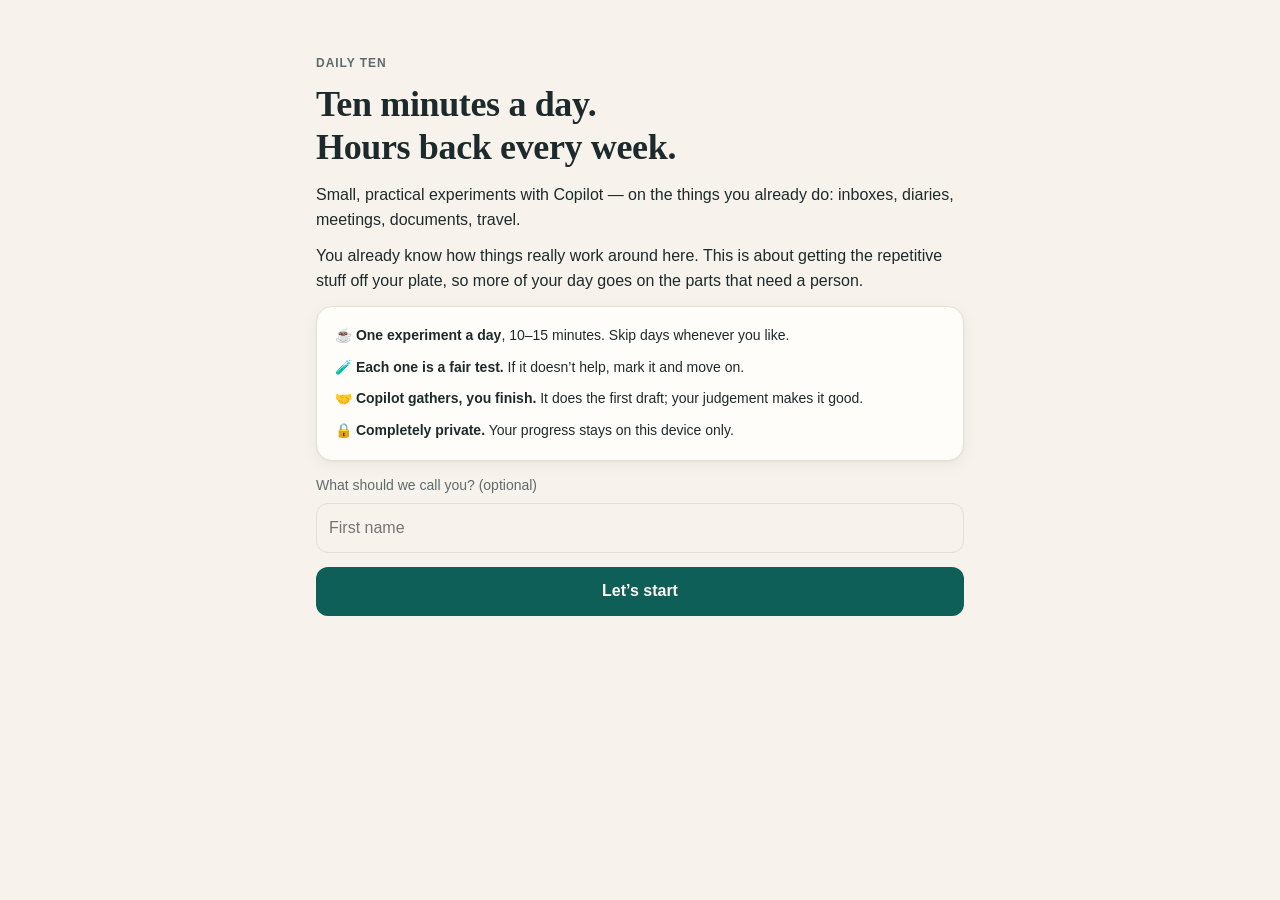
<file: index.html>
<!doctype html>
<html lang="en-AU">
<head>
<meta charset="utf-8">
<meta name="viewport" content="width=device-width, initial-scale=1, viewport-fit=cover">
<title>Daily Ten</title>
<meta name="description" content="Ten minutes a day of small, practical Copilot experiments for executive assistants.">
<meta name="theme-color" content="#0f5f59">
<link rel="manifest" href="manifest.webmanifest">
<link rel="icon" href="icon.svg" type="image/svg+xml">
<link rel="apple-touch-icon" href="icon-180.png">
<meta name="apple-mobile-web-app-capable" content="yes">
<meta name="mobile-web-app-capable" content="yes">
<meta name="apple-mobile-web-app-status-bar-style" content="default">
<meta name="apple-mobile-web-app-title" content="Daily Ten">
<link rel="stylesheet" href="styles.css">
</head>
<body>
<main id="app"></main>
<nav class="tabs" id="tabs" hidden>
  <a href="#/today" data-tab="today"><svg viewBox="0 0 24 24"><circle cx="12" cy="12" r="9"/><path d="M12 7v5l3 2"/></svg>Today</a>
  <a href="#/path" data-tab="path"><svg viewBox="0 0 24 24"><path d="M4 19c4 0 4-6 8-6s4-6 8-6"/><circle cx="4" cy="19" r="1.6"/><circle cx="20" cy="7" r="1.6"/></svg>Path</a>
  <a href="#/quick" data-tab="quick"><svg viewBox="0 0 24 24"><path d="M13 3 5 14h6l-1 7 8-11h-6z"/></svg>2-min wins</a>
  <a href="#/library" data-tab="library"><svg viewBox="0 0 24 24"><path d="M5 4h10l4 4v12H5z"/><path d="M9 12h6M9 16h6"/></svg>Library</a>
  <a href="#/guide" data-tab="guide"><svg viewBox="0 0 24 24"><circle cx="8" cy="9" r="3"/><circle cx="16" cy="9" r="3"/><path d="M3 20c0-3 2.2-5 5-5s5 2 5 5M11 20c0-3 2.2-5 5-5s5 2 5 5"/></svg>Guide</a>
</nav>
<div class="toast" id="toast"></div>
<script src="content.js"></script>
<script src="app.js"></script>
</body>
</html>
</file>
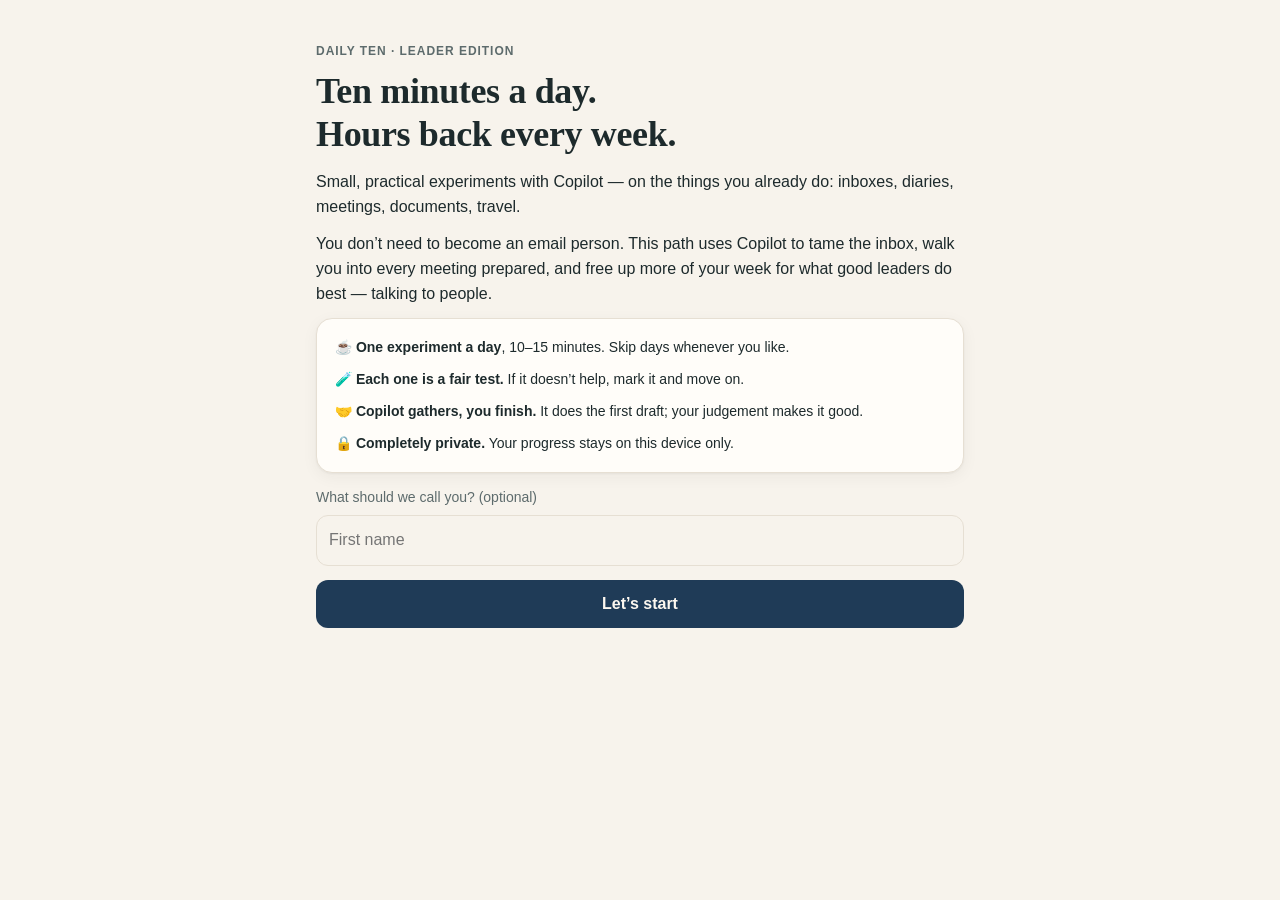
<file: lead/index.html>
<!doctype html>
<html lang="en-AU">
<head>
<meta charset="utf-8">
<meta name="viewport" content="width=device-width, initial-scale=1, viewport-fit=cover">
<title>Daily Ten · Leader</title>
<meta name="description" content="Ten minutes a day of Copilot experiments for leaders: tame the inbox, walk in prepared, talk first and write second.">
<meta name="theme-color" content="#1f3b57">
<link rel="manifest" href="manifest.webmanifest">
<link rel="icon" href="icon.svg" type="image/svg+xml">
<link rel="apple-touch-icon" href="icon-180.png">
<meta name="apple-mobile-web-app-capable" content="yes">
<meta name="mobile-web-app-capable" content="yes">
<meta name="apple-mobile-web-app-status-bar-style" content="default">
<meta name="apple-mobile-web-app-title" content="Daily Ten L">
<link rel="stylesheet" href="../styles.css">
<style>
/* Leader edition: navy instead of teal */
:root { --brand: #1f3b57; --brand-soft: #e3eaf2; }
@media (prefers-color-scheme: dark) { :root:not([data-theme="light"]) { --brand: #8fb4d9; --brand-soft: #1e2d3d; --brand-ink: #0e1620; } }
</style>
</head>
<body>
<main id="app"></main>
<nav class="tabs" id="tabs" hidden>
  <a href="#/today" data-tab="today"><svg viewBox="0 0 24 24"><circle cx="12" cy="12" r="9"/><path d="M12 7v5l3 2"/></svg>Today</a>
  <a href="#/path" data-tab="path"><svg viewBox="0 0 24 24"><path d="M4 19c4 0 4-6 8-6s4-6 8-6"/><circle cx="4" cy="19" r="1.6"/><circle cx="20" cy="7" r="1.6"/></svg>Path</a>
  <a href="#/quick" data-tab="quick"><svg viewBox="0 0 24 24"><path d="M13 3 5 14h6l-1 7 8-11h-6z"/></svg>2-min wins</a>
  <a href="#/library" data-tab="library"><svg viewBox="0 0 24 24"><path d="M5 4h10l4 4v12H5z"/><path d="M9 12h6M9 16h6"/></svg>Library</a>
  <a href="#/guide" data-tab="guide"><svg viewBox="0 0 24 24"><circle cx="8" cy="9" r="3"/><circle cx="16" cy="9" r="3"/><path d="M3 20c0-3 2.2-5 5-5s5 2 5 5M11 20c0-3 2.2-5 5-5s5 2 5 5"/></svg>Guide</a>
</nav>
<div class="toast" id="toast"></div>
<script src="content.js"></script>
<script src="../app.js"></script>
</body>
</html>
</file>
<file: styles.css>
:root {
  --bg: #f7f3ec; --card: #fffdf9; --ink: #1d2a2c; --muted: #5d6b6c; --line: #e6dfd3;
  --brand: #0f5f59; --brand-ink: #fdf8f0; --brand-soft: #e2efec; --warm: #c9822b; --warm-soft: #f8ead6;
  --good: #2f7d4f; --meh: #a06b1a; --nope: #9a4a3f;
  --serif: "Iowan Old Style", "Palatino Linotype", Palatino, Georgia, serif;
  --sans: -apple-system, BlinkMacSystemFont, "Segoe UI", Roboto, Helvetica, Arial, sans-serif;
  --radius: 16px; --shadow: 0 1px 2px rgba(30,40,40,.05), 0 4px 16px rgba(30,40,40,.05);
}
@media (prefers-color-scheme: dark) { :root:not([data-theme="light"]) {
  --bg: #121a1b; --card: #1a2426; --ink: #ecefe9; --muted: #9fb0ae; --line: #2a3739;
  --brand: #4fb3a6; --brand-ink: #0d1718; --brand-soft: #1d3634; --warm: #e5a95a; --warm-soft: #33291b;
  --good: #6cc08f; --meh: #e1b061; --nope: #e08b7d; --shadow: none;
}}
* { box-sizing: border-box; }
html, body { margin: 0; }
body { background: var(--bg); color: var(--ink); font: 16px/1.55 var(--sans); -webkit-font-smoothing: antialiased; padding-bottom: calc(76px + env(safe-area-inset-bottom)); }
main { max-width: 680px; margin: 0 auto; padding: calc(20px + env(safe-area-inset-top)) 16px 24px; }
h1, h2, h3 { font-family: var(--serif); font-weight: 600; line-height: 1.2; margin: 0; }
h1 { font-size: 30px; letter-spacing: -.01em; }
h2 { font-size: 22px; }
h3 { font-size: 18px; }
p { margin: 0 0 12px; }
a { color: var(--brand); }
button { font: inherit; color: inherit; cursor: pointer; }
.muted { color: var(--muted); }
.small { font-size: 14px; }
.eyebrow { font-size: 12px; letter-spacing: .08em; text-transform: uppercase; color: var(--muted); font-weight: 600; }
.card { background: var(--card); border: 1px solid var(--line); border-radius: var(--radius); padding: 18px; box-shadow: var(--shadow); margin-bottom: 14px; }
.stack > * + * { margin-top: 10px; }
.row { display: flex; gap: 10px; align-items: center; }
.spread { justify-content: space-between; }
.wrap { flex-wrap: wrap; }
.btn { display: inline-flex; align-items: center; justify-content: center; gap: 8px; border: 0; border-radius: 12px; padding: 12px 18px; font-weight: 600; background: var(--brand); color: var(--brand-ink); text-decoration: none; min-height: 46px; }
.btn.ghost { background: transparent; color: var(--brand); border: 1px solid var(--line); }
.btn.block { width: 100%; }
.btn.sm { padding: 8px 12px; min-height: 36px; font-size: 14px; }
.chip { display: inline-flex; align-items: center; gap: 6px; padding: 4px 10px; border-radius: 999px; background: var(--brand-soft); color: var(--brand); font-size: 13px; font-weight: 600; }
.chip.warm { background: var(--warm-soft); color: var(--warm); }
.hello { margin: 6px 0 18px; }
.hero { background: var(--brand); color: var(--brand-ink); border: 0; }
.hero .eyebrow, .hero .muted { color: inherit; opacity: .8; }
.hero h2 { font-size: 26px; margin: 6px 0 8px; }
.hero .btn { background: var(--brand-ink); color: var(--brand); }
.hero .chip { background: rgba(255,255,255,.16); color: inherit; }
.stats { display: grid; grid-template-columns: repeat(3, 1fr); gap: 10px; margin-bottom: 14px; }
.stat { background: var(--card); border: 1px solid var(--line); border-radius: 14px; padding: 12px; text-align: center; }
.stat b { display: block; font-family: var(--serif); font-size: 24px; line-height: 1.1; }
.stat span { font-size: 12px; color: var(--muted); }
.level { display: flex; gap: 12px; align-items: center; }
.bar { height: 8px; background: var(--line); border-radius: 99px; overflow: hidden; flex: 1; }
.bar i { display: block; height: 100%; background: var(--warm); border-radius: 99px; transition: width .4s; }
.week { margin: 22px 0 8px; }
.week h3 { margin-bottom: 2px; }
.item { display: flex; gap: 12px; align-items: center; padding: 12px 14px; background: var(--card); border: 1px solid var(--line); border-radius: 14px; margin-bottom: 8px; text-decoration: none; color: inherit; }
.item .dot { flex: none; width: 30px; height: 30px; border-radius: 50%; display: grid; place-items: center; font-size: 13px; font-weight: 700; background: var(--bg); border: 1px solid var(--line); color: var(--muted); }
.item.done .dot { background: var(--brand); color: var(--brand-ink); border-color: var(--brand); }
.item.skip .dot { background: var(--line); }
.item.next { border-color: var(--brand); box-shadow: 0 0 0 1px var(--brand) inset; }
.item .t { flex: 1; min-width: 0; }
.item .t b { display: block; font-weight: 600; }
.item .t span { font-size: 13px; color: var(--muted); }
.back { display: inline-flex; gap: 6px; align-items: center; color: var(--muted); text-decoration: none; font-size: 15px; margin-bottom: 12px; }
.steps { padding-left: 0; list-style: none; counter-reset: s; margin: 0; }
.steps li { counter-increment: s; position: relative; padding: 0 0 12px 38px; }
.steps li::before { content: counter(s); position: absolute; left: 0; top: 0; width: 26px; height: 26px; border-radius: 50%; background: var(--brand-soft); color: var(--brand); font-weight: 700; font-size: 13px; display: grid; place-items: center; }
.prompt { position: relative; background: var(--bg); border: 1px dashed var(--brand); border-radius: 12px; padding: 14px 14px 54px; white-space: pre-wrap; font-size: 15px; }
.prompt .copy { position: absolute; right: 10px; bottom: 10px; }
.prompt mark { background: var(--warm-soft); color: var(--warm); border-radius: 4px; padding: 0 2px; }
.tip { border-left: 3px solid var(--warm); padding: 2px 0 2px 12px; }
.choice { display: grid; grid-template-columns: repeat(3, 1fr); gap: 8px; }
.choice button, .mins button { border: 1px solid var(--line); background: var(--card); border-radius: 12px; padding: 10px 6px; font-size: 14px; font-weight: 600; }
.choice button[aria-pressed="true"] { border-color: var(--brand); background: var(--brand-soft); color: var(--brand); }
.mins { display: flex; gap: 6px; flex-wrap: wrap; }
.mins button { padding: 8px 12px; }
.mins button[aria-pressed="true"] { border-color: var(--warm); background: var(--warm-soft); color: var(--warm); }
textarea, input[type=text] { width: 100%; font: inherit; color: var(--ink); background: var(--bg); border: 1px solid var(--line); border-radius: 12px; padding: 12px; }
textarea { min-height: 84px; resize: vertical; }
.lib .prompt { padding-bottom: 54px; }
.lib .acts { position: absolute; right: 10px; bottom: 10px; display: flex; gap: 6px; }
.empty { text-align: center; padding: 28px 18px; color: var(--muted); }
nav.tabs { position: fixed; left: 0; right: 0; bottom: 0; background: var(--card); border-top: 1px solid var(--line); display: flex; justify-content: center; padding-bottom: env(safe-area-inset-bottom); z-index: 5; }
nav.tabs[hidden] { display: none; }
nav.tabs a { flex: 1; max-width: 136px; display: flex; flex-direction: column; align-items: center; gap: 2px; padding: 9px 4px 8px; text-decoration: none; color: var(--muted); font-size: 11.5px; font-weight: 600; }
nav.tabs a svg { width: 23px; height: 23px; stroke: currentColor; fill: none; stroke-width: 1.8; stroke-linecap: round; stroke-linejoin: round; }
nav.tabs a.on { color: var(--brand); }
.toast { position: fixed; left: 50%; bottom: calc(90px + env(safe-area-inset-bottom)); transform: translateX(-50%) translateY(20px); background: var(--ink); color: var(--bg); padding: 10px 16px; border-radius: 99px; font-size: 14px; font-weight: 600; opacity: 0; transition: .25s; pointer-events: none; z-index: 9; }
.toast.show { opacity: 1; transform: translateX(-50%) translateY(0); }
.welcome { min-height: 70vh; display: flex; flex-direction: column; justify-content: center; }
.welcome h1 { font-size: 36px; margin: 10px 0 14px; }
.note { font-family: var(--serif); font-style: italic; font-size: 17px; }
details summary { cursor: pointer; font-weight: 600; }
.celebrate { text-align: center; }
.celebrate .big { font-size: 44px; line-height: 1; margin-bottom: 8px; }
.split { display: grid; grid-template-columns: 1fr 1fr; gap: 0; padding: 0; overflow: hidden; }
.split > div { padding: 14px 16px; }
.split .ai { background: var(--brand-soft); }
.split .you { background: var(--warm-soft); }
.split .lbl { font-size: 11px; letter-spacing: .08em; text-transform: uppercase; font-weight: 700; margin-bottom: 4px; }
.split .ai .lbl { color: var(--brand); }
.split .you .lbl { color: var(--warm); }
.split p { margin: 0; font-size: 15px; line-height: 1.4; }
.flow { display: grid; grid-template-columns: repeat(3, 1fr); gap: 8px; margin-top: 14px; }
.flow div { border-radius: 12px; padding: 10px; font-size: 13px; line-height: 1.3; }
.flow b { display: block; font-size: 15px; margin-bottom: 2px; }
.flow .ai { background: var(--brand-soft); color: var(--brand); }
.flow .you { background: var(--warm-soft); color: var(--warm); }
.flow-key { display: flex; gap: 14px; font-size: 13px; margin-top: 10px; color: var(--muted); }
.flow-key i { display: inline-block; width: 10px; height: 10px; border-radius: 3px; margin-right: 5px; vertical-align: -1px; }
.ticks { list-style: none; padding: 0; margin: 0; }
.ticks li { padding: 8px 0 8px 26px; position: relative; border-bottom: 1px solid var(--line); }
.ticks li:last-child { border-bottom: 0; }
.ticks li::before { content: '→'; position: absolute; left: 2px; color: var(--warm); font-weight: 700; }
.seg { display: flex; gap: 6px; margin: 4px 0 16px; overflow-x: auto; }
.seg a { flex: none; padding: 8px 14px; border-radius: 99px; border: 1px solid var(--line); text-decoration: none; color: var(--muted); font-size: 14px; font-weight: 600; background: var(--card); }
.seg a.on { background: var(--brand); color: var(--brand-ink); border-color: var(--brand); }
hr { border: 0; border-top: 1px solid var(--line); margin: 16px 0; }
</file>
